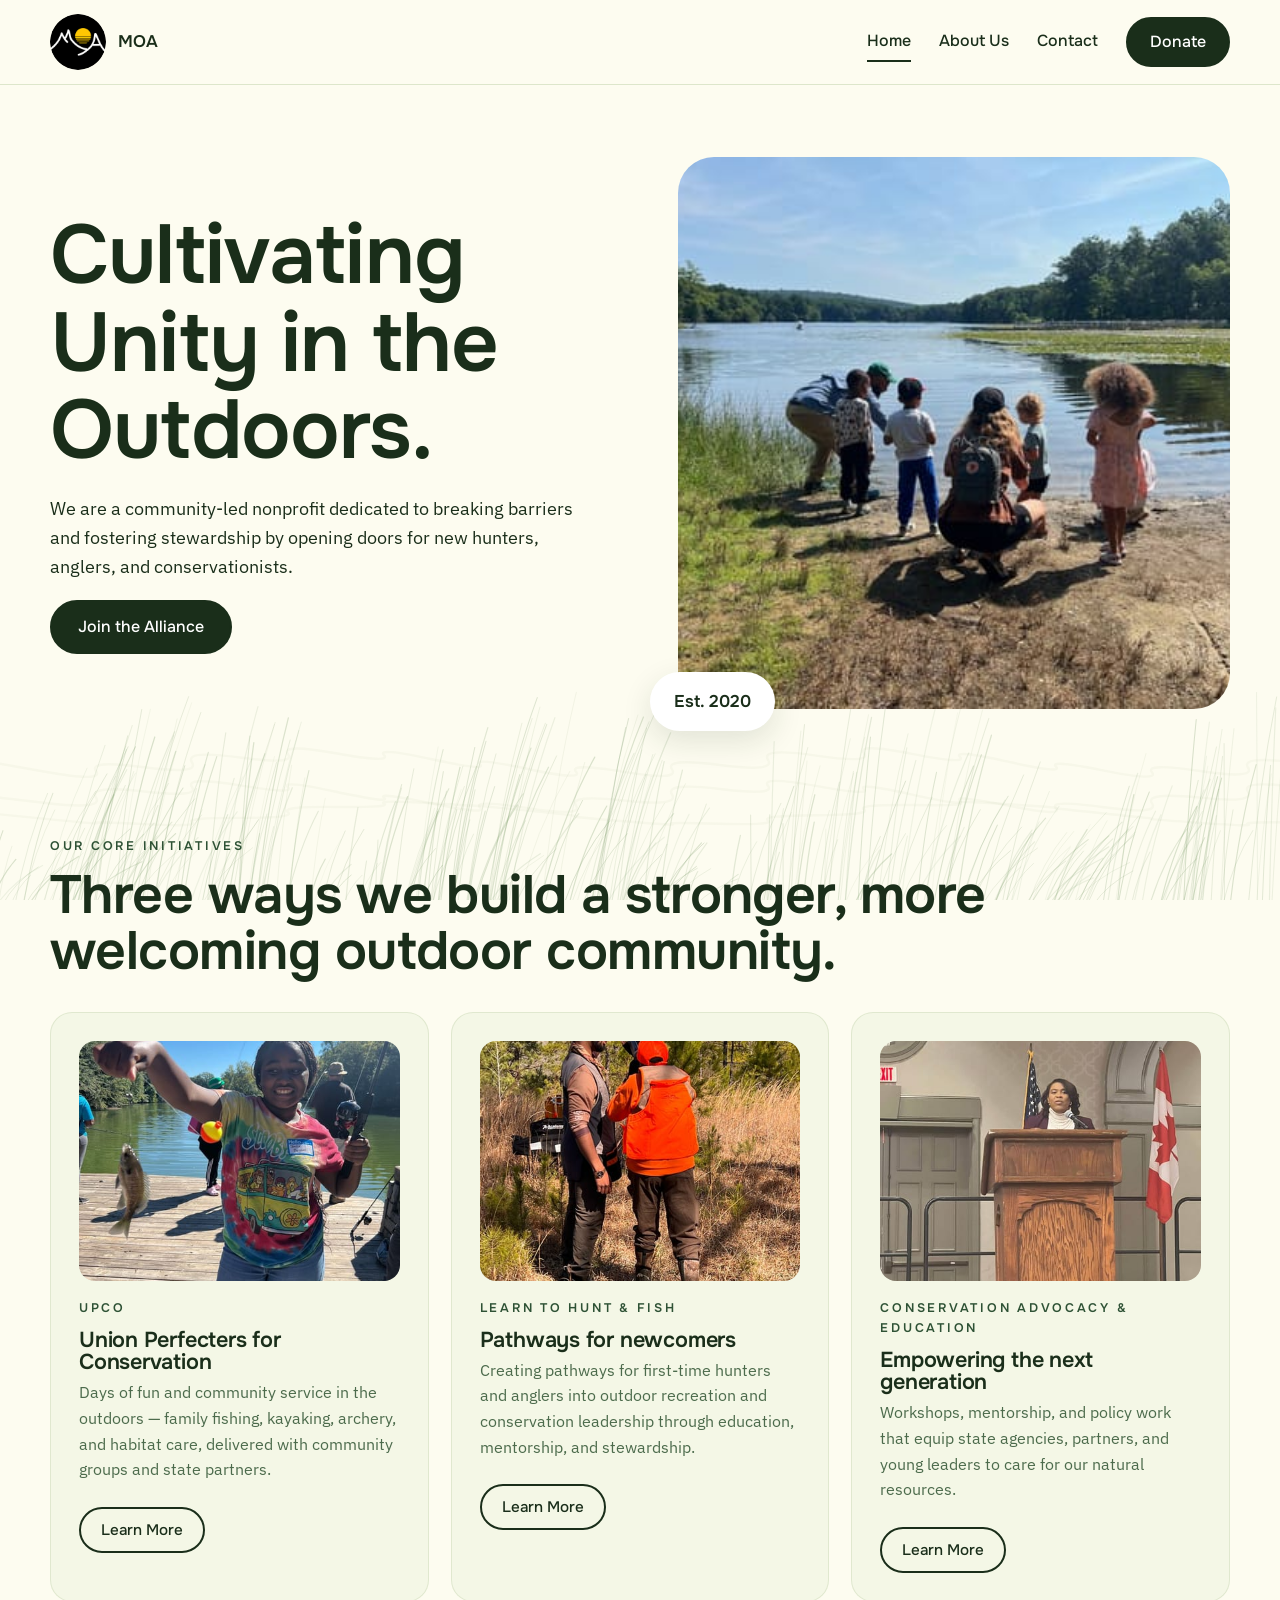
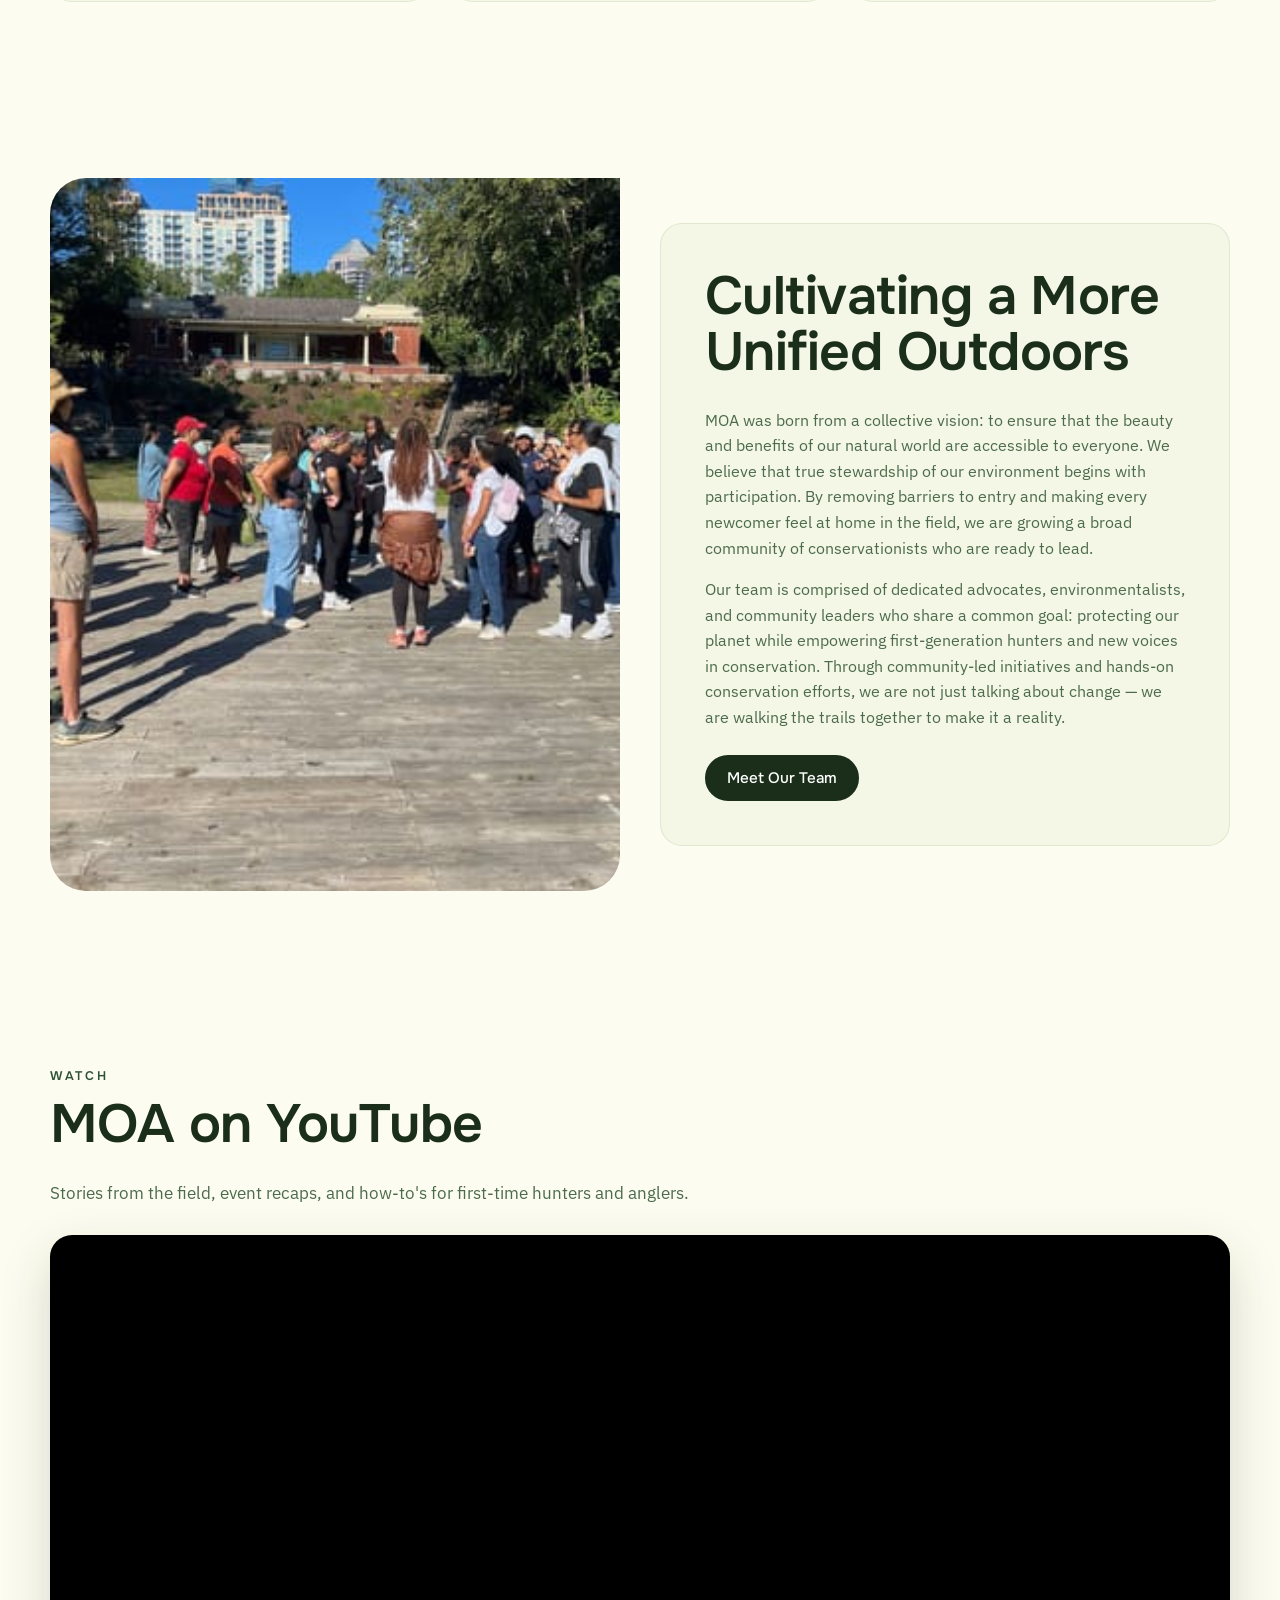
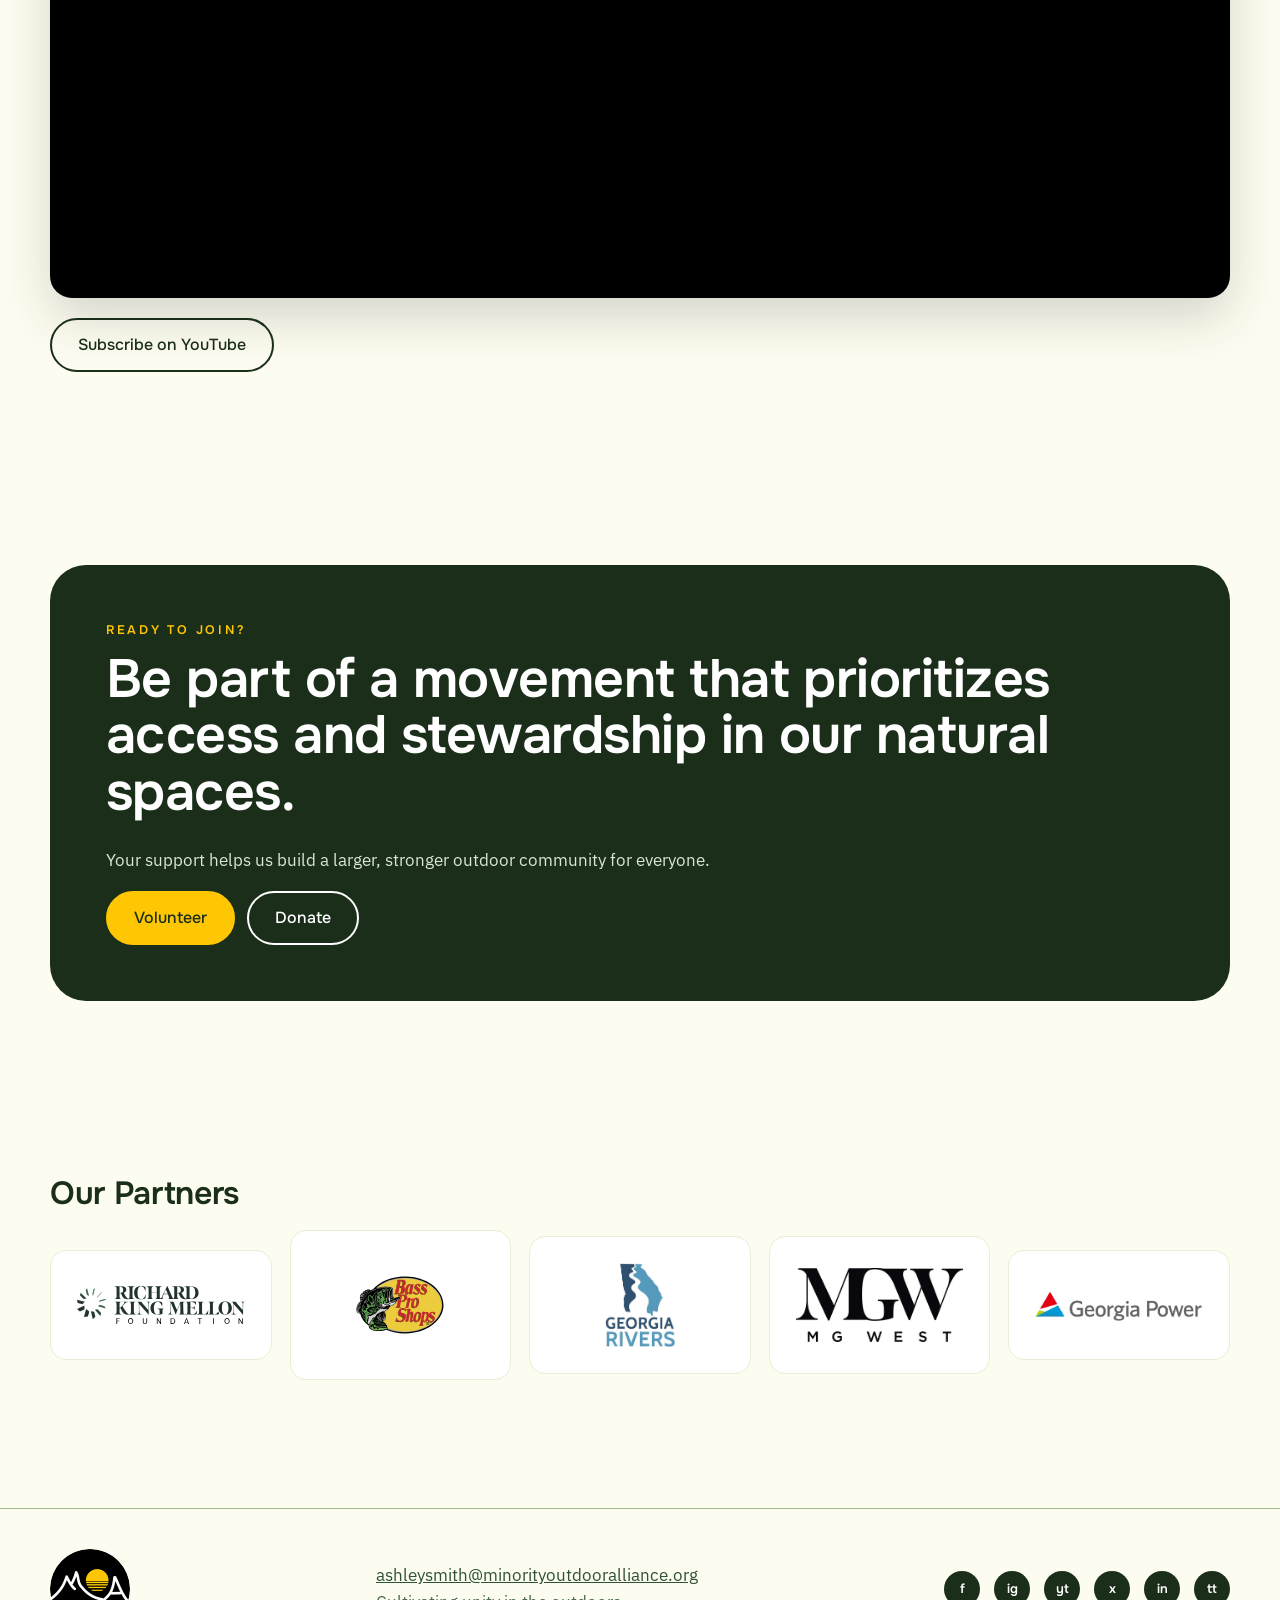
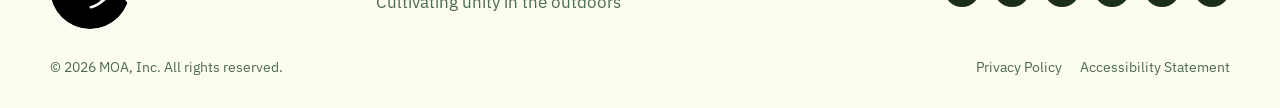
<file: index.html>
<!doctype html>
<html lang="en">
<head>
<meta charset="utf-8">
<meta name="viewport" content="width=device-width,initial-scale=1">
<title>Home | MOA</title>
<meta name="description" content="MOA is a community-led nonprofit cultivating unity in the outdoors through hunting, fishing, and conservation stewardship.">
<link rel="icon" href="/assets/logos/moa-badge-160.png">
<meta property="og:title" content="Home | MOA"><meta property="og:description" content="MOA is a community-led nonprofit cultivating unity in the outdoors through hunting, fishing, and conservation stewardship."><meta property="og:image" content="https://moaoutside.org/assets/img/hero-lake.jpg"><meta property="og:url" content="https://moaoutside.org/">
<link rel="preconnect" href="https://fonts.googleapis.com"><link rel="preconnect" href="https://fonts.gstatic.com" crossorigin>
<link href="https://fonts.googleapis.com/css2?family=Onest:wght@400;500;600;700&family=IBM+Plex+Sans:ital,wght@0,400;0,500;0,600;1,400&display=swap" rel="stylesheet">
<link rel="stylesheet" href="/assets/site.css">
</head>
<body>
<a class="skip" href="#main">Skip to content</a>
<div id="grass" aria-hidden="true"></div>
<header class="site-header"><div class="wrap">
  <a class="brand" href="/"><img src="/assets/logos/moa-badge-160.png" alt="MOA" width="56" height="56"><span>MOA</span></a>
  <button class="menu-btn" aria-label="Menu" aria-expanded="false" aria-controls="site-nav">&#9776;</button>
  <nav class="nav" id="site-nav" aria-label="Main">
    <a href="/" aria-current="page">Home</a>
    <a href="/about-us" >About Us</a>
    <a href="/contact" >Contact</a>
    <a class="btn" href="/donate">Donate</a>
  </nav>
</div></header>
<main id="main">

<section class="hero"><div class="wrap grid">
  <div>
    <h1>Cultivating Unity in the Outdoors.</h1>
    <p>We are a community-led nonprofit dedicated to breaking barriers and fostering stewardship by opening doors for new hunters, anglers, and conservationists.</p>
    <a class="btn" href="/contact">Join the Alliance</a>
  </div>
  <div class="hero-img"><img src="/assets/img/hero-lake-1600w.jpg" srcset="/assets/img/hero-lake-480w.jpg 480w, /assets/img/hero-lake-800w.jpg 800w, /assets/img/hero-lake-1200w.jpg 1200w, /assets/img/hero-lake-1600w.jpg 1600w" sizes="(max-width:820px) calc(100vw - 48px), 560px" width="1600" height="1200" fetchpriority="high" alt="Families fishing together at the edge of a lake"><div class="est">Est. 2020</div></div>
</div></section>

<section><div class="wrap">
  <div class="kicker">Our Core Initiatives</div>
  <h2>Three ways we build a stronger, more welcoming outdoor community.</h2>
  <div class="cards" style="margin-top:32px">
    <div class="card"><img class="thumb" src="/assets/img/upco-fishing-1200w.jpg" srcset="/assets/img/upco-fishing-480w.jpg 480w, /assets/img/upco-fishing-800w.jpg 800w, /assets/img/upco-fishing-1200w.jpg 1200w" sizes="(max-width:900px) calc(100vw - 104px), 330px" width="1200" height="1600" loading="lazy" decoding="async" alt="A young angler holds up her first fish"><div class="kicker">UPCO</div><h3>Union Perfecters for Conservation</h3><p>Days of fun and community service in the outdoors — family fishing, kayaking, archery, and habitat care, delivered with community groups and state partners.</p><a class="btn outline" href="/about-us#upco">Learn More</a></div>
    <div class="card"><img class="thumb" src="/assets/img/learn-to-hunt-1200w.jpg" srcset="/assets/img/learn-to-hunt-480w.jpg 480w, /assets/img/learn-to-hunt-800w.jpg 800w, /assets/img/learn-to-hunt-1200w.jpg 1200w" sizes="(max-width:900px) calc(100vw - 104px), 330px" width="1200" height="1600" loading="lazy" decoding="async" alt="A mentor and a first-time hunter in the field"><div class="kicker">Learn to Hunt &amp; Fish</div><h3>Pathways for newcomers</h3><p>Creating pathways for first-time hunters and anglers into outdoor recreation and conservation leadership through education, mentorship, and stewardship.</p><a class="btn outline" href="/about-us#learn">Learn More</a></div>
    <div class="card"><img class="thumb" src="/assets/img/advocacy-1200w.jpg" srcset="/assets/img/advocacy-480w.jpg 480w, /assets/img/advocacy-800w.jpg 800w, /assets/img/advocacy-1200w.jpg 1200w" sizes="(max-width:900px) calc(100vw - 104px), 330px" width="1200" height="1600" loading="lazy" decoding="async" alt="Ashley Smith speaking at a podium"><div class="kicker">Conservation Advocacy &amp; Education</div><h3>Empowering the next generation</h3><p>Workshops, mentorship, and policy work that equip state agencies, partners, and young leaders to care for our natural resources.</p><a class="btn outline" href="/about-us#advocacy">Learn More</a></div>
  </div>
</div></section>

<section><div class="wrap split">
  <img src="/assets/img/community-dock-1600w.jpg" srcset="/assets/img/community-dock-480w.jpg 480w, /assets/img/community-dock-800w.jpg 800w, /assets/img/community-dock-1200w.jpg 1200w, /assets/img/community-dock-1600w.jpg 1600w" sizes="(max-width:900px) calc(100vw - 48px), 570px" width="1600" height="1200" loading="lazy" decoding="async" alt="A community group gathered on a dock before a day on the water">
  <div class="card">
    <h2>Cultivating a More Unified Outdoors</h2>
    <p>MOA was born from a collective vision: to ensure that the beauty and benefits of our natural world are accessible to everyone. We believe that true stewardship of our environment begins with participation. By removing barriers to entry and making every newcomer feel at home in the field, we are growing a broad community of conservationists who are ready to lead.</p>
    <p>Our team is comprised of dedicated advocates, environmentalists, and community leaders who share a common goal: protecting our planet while empowering first-generation hunters and new voices in conservation. Through community-led initiatives and hands-on conservation efforts, we are not just talking about change — we are walking the trails together to make it a reality.</p>
    <a class="btn" href="/about-us">Meet Our Team</a>
  </div>
</div></section>

<section id="watch"><div class="wrap">
  <div class="kicker">Watch</div>
  <h2>MOA on YouTube</h2>
  <p class="muted" style="max-width:40rem">Stories from the field, event recaps, and how-to's for first-time hunters and anglers.</p>
  <div class="video-wrap" id="yt-embed" style="margin-top:28px"></div>
  <p style="margin-top:20px"><a class="btn outline" data-yt-link href="#" target="_blank" rel="noopener">Subscribe on YouTube</a></p>
</div></section>

<section><div class="wrap dark cta">
  <div class="kicker">Ready to Join?</div>
  <h2>Be part of a movement that prioritizes access and stewardship in our natural spaces.</h2>
  <p>Your support helps us build a larger, stronger outdoor community for everyone.</p>
  <div class="actions"><a class="btn sun" href="/contact">Volunteer</a><a class="btn outline light" href="/donate">Donate</a></div>
</div></section>

<section><div class="wrap">
  <h2 style="font-size:2rem">Our Partners</h2>
  <div class="partners" style="margin-top:20px">
    <div><img src="/assets/logos/partner-rk-mellon.svg" alt="Richard King Mellon Foundation" width="259" height="58" loading="lazy"></div><div><img src="/assets/logos/partner-bass-pro.svg" alt="Bass Pro Shops" width="192" height="192" loading="lazy" style="max-height:96px"></div><div><img src="/assets/logos/partner-georgia-rivers.png" alt="Georgia Rivers" width="649" height="770" loading="lazy" style="max-height:84px"></div><div><img src="/assets/logos/partner-mg-west.png" alt="MG West" width="400" height="200" loading="lazy" style="max-height:84px"></div><div><img src="/assets/logos/partner-georgia-power.png" alt="Georgia Power" width="873" height="169" loading="lazy" style="max-height:60px"></div>
  </div>
</div></section>

</main>
<footer class="site-footer"><div class="wrap">
  <div class="row">
    <img src="/assets/logos/moa-badge-160.png" alt="MOA" width="80" height="80" loading="lazy">
    <div><a href="mailto:ashleysmith@minorityoutdooralliance.org">ashleysmith@minorityoutdooralliance.org</a><br><span class="muted">Cultivating unity in the outdoors</span></div>
    <div class="social">
      <a data-social="facebook" href="#" aria-label="Facebook">f</a><a data-social="instagram" href="#" aria-label="Instagram">ig</a><a data-social="youtube" href="#" aria-label="YouTube">yt</a><a data-social="x" href="#" aria-label="X">x</a><a data-social="linkedin" href="#" aria-label="LinkedIn">in</a><a data-social="tiktok" href="#" aria-label="TikTok">tt</a>
    </div>
  </div>
  <div class="legal"><span>&copy; 2026 MOA, Inc. All rights reserved.</span><span><a href="/privacy-policy">Privacy Policy</a><a href="/accessibility-statement">Accessibility Statement</a></span></div>
</div></footer>
<script src="/assets/site.js"></script>
</body></html>
</file>
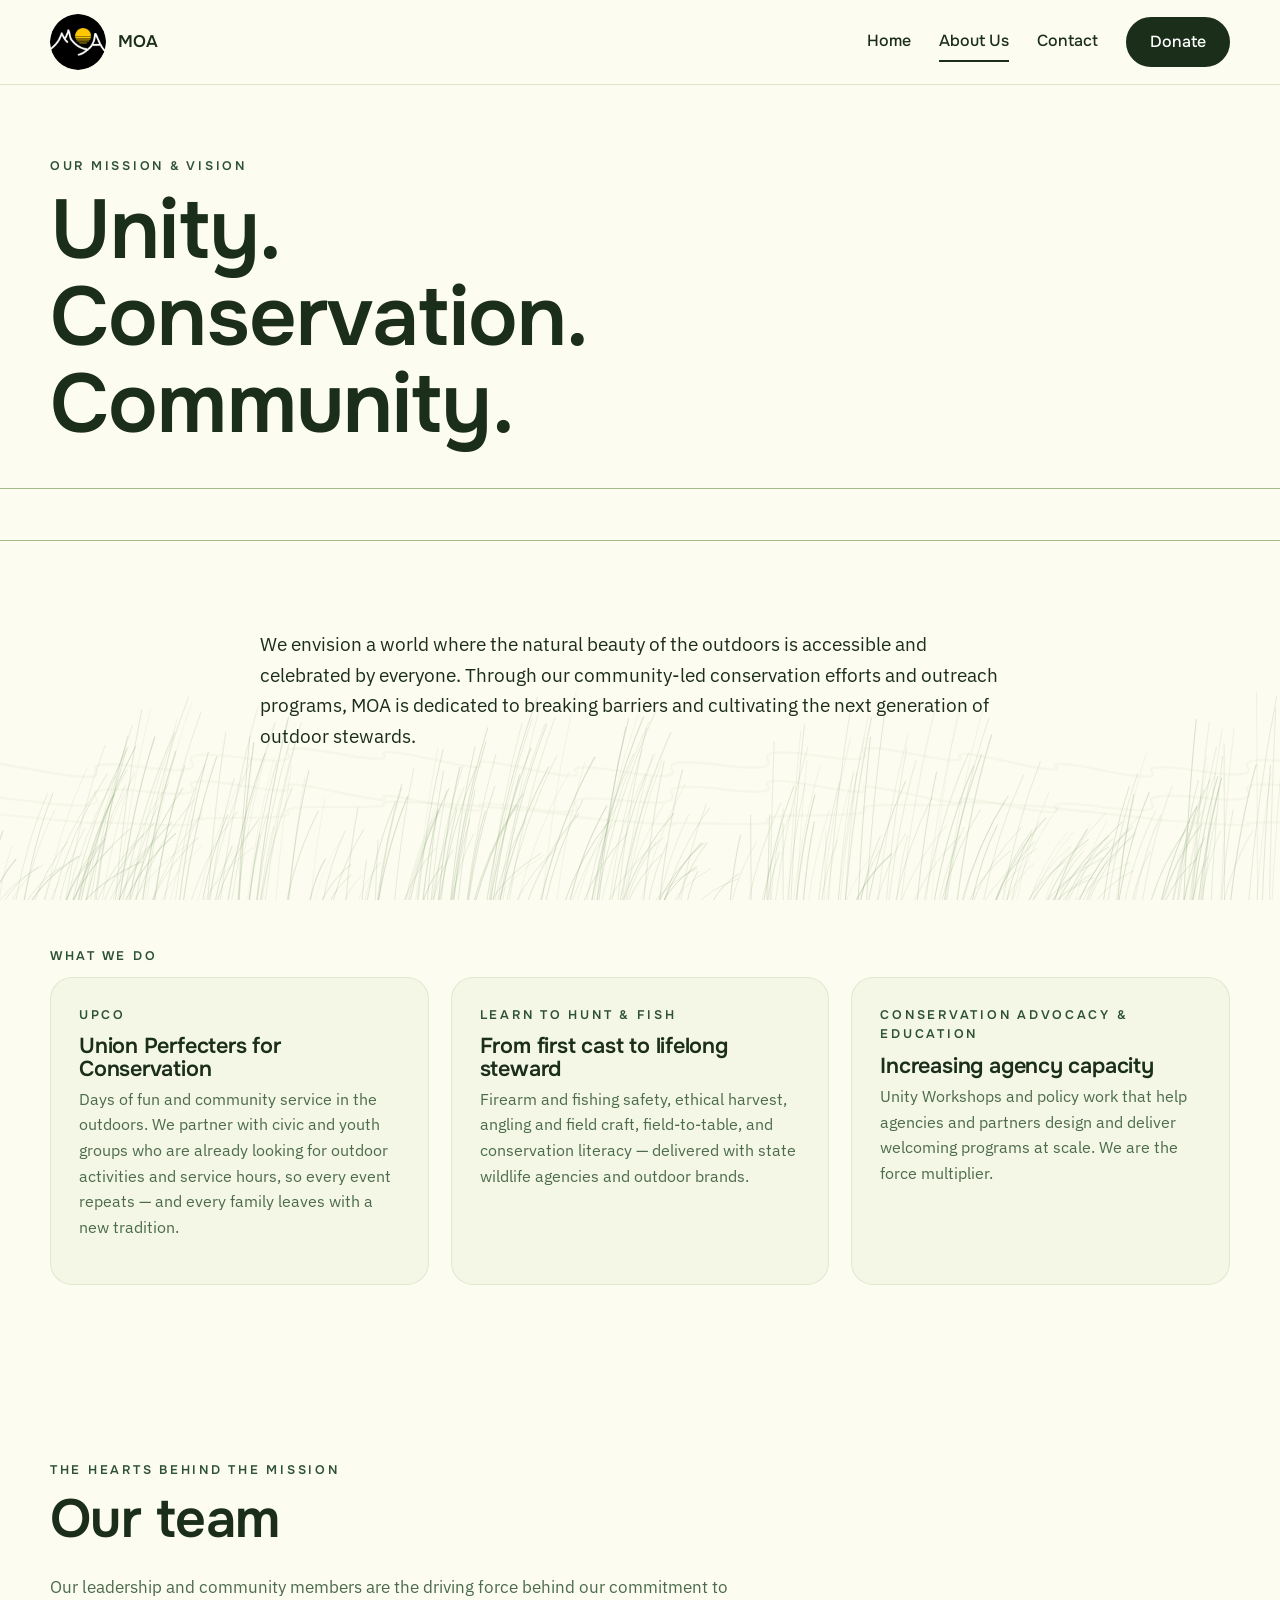
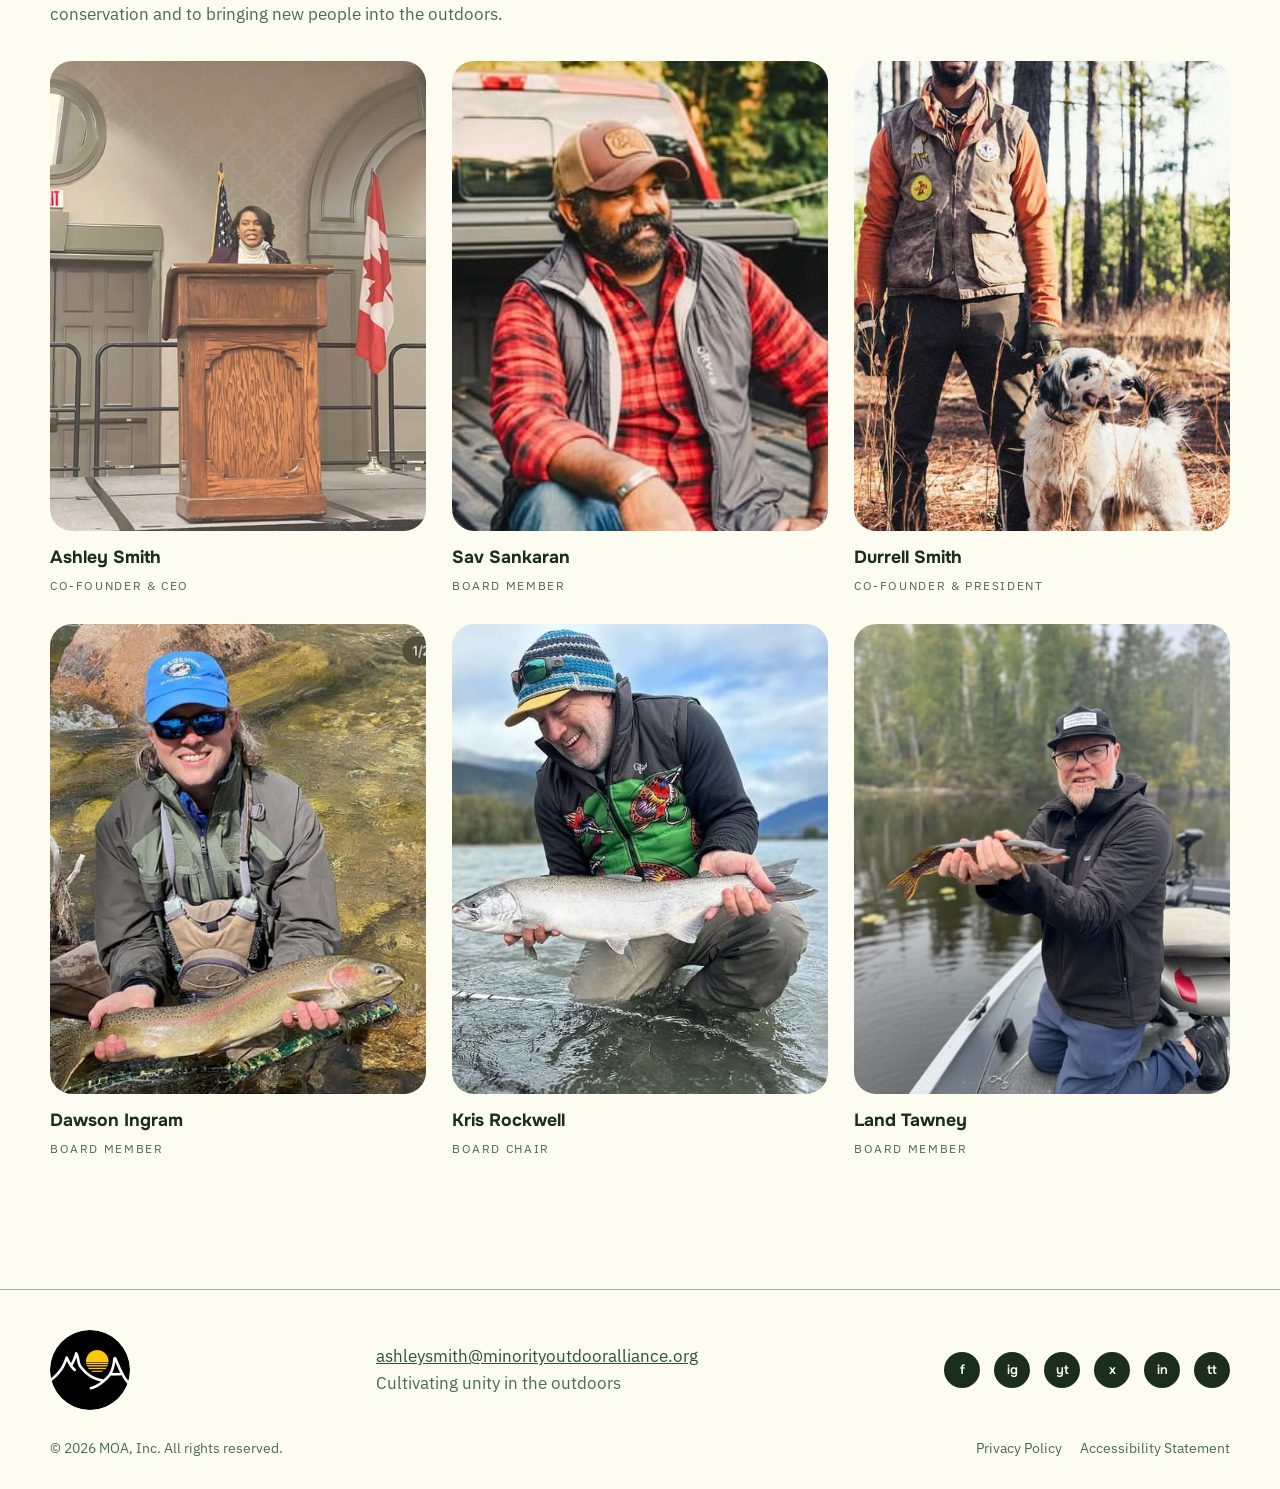
<file: about-us/index.html>
<!doctype html>
<html lang="en">
<head>
<meta charset="utf-8">
<meta name="viewport" content="width=device-width,initial-scale=1">
<title>About Us | MOA</title>
<meta name="description" content="Meet the team behind MOA and learn about UPCO, Learn to Hunt & Fish, and Conservation Advocacy & Education.">
<link rel="icon" href="/assets/logos/moa-badge-160.png">
<meta property="og:title" content="About Us | MOA"><meta property="og:description" content="Meet the team behind MOA and learn about UPCO, Learn to Hunt & Fish, and Conservation Advocacy & Education."><meta property="og:image" content="https://moaoutside.org/assets/img/hero-lake.jpg"><meta property="og:url" content="https://moaoutside.org/about-us">
<link rel="preconnect" href="https://fonts.googleapis.com"><link rel="preconnect" href="https://fonts.gstatic.com" crossorigin>
<link href="https://fonts.googleapis.com/css2?family=Onest:wght@400;500;600;700&family=IBM+Plex+Sans:ital,wght@0,400;0,500;0,600;1,400&display=swap" rel="stylesheet">
<link rel="stylesheet" href="/assets/site.css">
</head>
<body>
<a class="skip" href="#main">Skip to content</a>
<div id="grass" aria-hidden="true"></div>
<header class="site-header"><div class="wrap">
  <a class="brand" href="/"><img src="/assets/logos/moa-badge-160.png" alt="MOA" width="56" height="56"><span>MOA</span></a>
  <button class="menu-btn" aria-label="Menu" aria-expanded="false" aria-controls="site-nav">&#9776;</button>
  <nav class="nav" id="site-nav" aria-label="Main">
    <a href="/" >Home</a>
    <a href="/about-us" aria-current="page">About Us</a>
    <a href="/contact" >Contact</a>
    <a class="btn" href="/donate">Donate</a>
  </nav>
</div></header>
<main id="main">

<section class="hero" style="padding-bottom:20px"><div class="wrap">
  <div class="kicker">Our Mission &amp; Vision</div>
  <h1 style="max-width:14ch">Unity. Conservation. Community.</h1>
</div></section>
<div class="marquee"><span>UNITY &bull; CONSERVATION &bull; COMMUNITY &bull; UNITY &bull; CONSERVATION &bull; COMMUNITY &bull; UNITY &bull; CONSERVATION &bull; COMMUNITY &bull;</span></div>
<section><div class="wrap prose">
  <p style="font-size:1.2rem">We envision a world where the natural beauty of the outdoors is accessible and celebrated by everyone. Through our community-led conservation efforts and outreach programs, MOA is dedicated to breaking barriers and cultivating the next generation of outdoor stewards.</p>
</div></section>

<section><div class="wrap">
  <div class="kicker">What we do</div>
  <div class="cards">
    <div class="card" id="upco"><div class="kicker">UPCO</div><h3>Union Perfecters for Conservation</h3><p>Days of fun and community service in the outdoors. We partner with civic and youth groups who are already looking for outdoor activities and service hours, so every event repeats — and every family leaves with a new tradition.</p></div>
    <div class="card" id="learn"><div class="kicker">Learn to Hunt &amp; Fish</div><h3>From first cast to lifelong steward</h3><p>Firearm and fishing safety, ethical harvest, angling and field craft, field-to-table, and conservation literacy — delivered with state wildlife agencies and outdoor brands.</p></div>
    <div class="card" id="advocacy"><div class="kicker">Conservation Advocacy &amp; Education</div><h3>Increasing agency capacity</h3><p>Unity Workshops and policy work that help agencies and partners design and deliver welcoming programs at scale. We are the force multiplier.</p></div>
  </div>
</div></section>

<section><div class="wrap">
  <div class="kicker">The Hearts Behind the Mission</div>
  <h2>Our team</h2>
  <p class="muted" style="max-width:44rem">Our leadership and community members are the driving force behind our commitment to conservation and to bringing new people into the outdoors.</p>
  <div class="team" style="margin-top:32px">
    <figure><img src="/assets/img/team-ashley-smith-1200w.jpg" srcset="/assets/img/team-ashley-smith-480w.jpg 480w, /assets/img/team-ashley-smith-800w.jpg 800w, /assets/img/team-ashley-smith-1200w.jpg 1200w" sizes="(max-width:560px) calc(100vw - 48px), (max-width:900px) calc(50vw - 37px), 376px" width="1200" height="1600" loading="lazy" decoding="async" alt="Ashley Smith"><figcaption><b>Ashley Smith</b><small>Co-Founder &amp; CEO</small></figcaption></figure>
    <figure><img src="/assets/img/team-sav-sankaran-1170w.jpg" srcset="/assets/img/team-sav-sankaran-480w.jpg 480w, /assets/img/team-sav-sankaran-800w.jpg 800w, /assets/img/team-sav-sankaran-1170w.jpg 1170w" sizes="(max-width:560px) calc(100vw - 48px), (max-width:900px) calc(50vw - 37px), 376px" width="1170" height="799" loading="lazy" decoding="async" alt="Sav Sankaran"><figcaption><b>Sav Sankaran</b><small>Board Member</small></figcaption></figure>
    <figure><img src="/assets/img/team-durrell-smith-849w.jpg" srcset="/assets/img/team-durrell-smith-480w.jpg 480w, /assets/img/team-durrell-smith-800w.jpg 800w, /assets/img/team-durrell-smith-849w.jpg 849w" sizes="(max-width:560px) calc(100vw - 48px), (max-width:900px) calc(50vw - 37px), 376px" width="849" height="1600" loading="lazy" decoding="async" alt="Durrell Smith"><figcaption><b>Durrell Smith</b><small>Co-Founder &amp; President</small></figcaption></figure>
    <figure><img src="/assets/img/team-dawson-ingram-1170w.jpg" srcset="/assets/img/team-dawson-ingram-480w.jpg 480w, /assets/img/team-dawson-ingram-800w.jpg 800w, /assets/img/team-dawson-ingram-1170w.jpg 1170w" sizes="(max-width:560px) calc(100vw - 48px), (max-width:900px) calc(50vw - 37px), 376px" width="1170" height="1260" loading="lazy" decoding="async" alt="Dawson Ingram"><figcaption><b>Dawson Ingram</b><small>Board Member</small></figcaption></figure>
    <figure><img src="/assets/img/team-kris-rockwell-645w.jpg" srcset="/assets/img/team-kris-rockwell-480w.jpg 480w, /assets/img/team-kris-rockwell-645w.jpg 645w" sizes="(max-width:560px) calc(100vw - 48px), (max-width:900px) calc(50vw - 37px), 376px" width="645" height="880" loading="lazy" decoding="async" alt="Kris Rockwell"><figcaption><b>Kris Rockwell</b><small>Board Chair</small></figcaption></figure>
    <figure><img src="/assets/img/team-land-tawney-1200w.jpg" srcset="/assets/img/team-land-tawney-480w.jpg 480w, /assets/img/team-land-tawney-800w.jpg 800w, /assets/img/team-land-tawney-1200w.jpg 1200w" sizes="(max-width:560px) calc(100vw - 48px), (max-width:900px) calc(50vw - 37px), 376px" width="1200" height="1600" loading="lazy" decoding="async" alt="Land Tawney"><figcaption><b>Land Tawney</b><small>Board Member</small></figcaption></figure>
  </div>
</div></section>

</main>
<footer class="site-footer"><div class="wrap">
  <div class="row">
    <img src="/assets/logos/moa-badge-160.png" alt="MOA" width="80" height="80" loading="lazy">
    <div><a href="mailto:ashleysmith@minorityoutdooralliance.org">ashleysmith@minorityoutdooralliance.org</a><br><span class="muted">Cultivating unity in the outdoors</span></div>
    <div class="social">
      <a data-social="facebook" href="#" aria-label="Facebook">f</a><a data-social="instagram" href="#" aria-label="Instagram">ig</a><a data-social="youtube" href="#" aria-label="YouTube">yt</a><a data-social="x" href="#" aria-label="X">x</a><a data-social="linkedin" href="#" aria-label="LinkedIn">in</a><a data-social="tiktok" href="#" aria-label="TikTok">tt</a>
    </div>
  </div>
  <div class="legal"><span>&copy; 2026 MOA, Inc. All rights reserved.</span><span><a href="/privacy-policy">Privacy Policy</a><a href="/accessibility-statement">Accessibility Statement</a></span></div>
</div></footer>
<script src="/assets/site.js"></script>
</body></html>
</file>
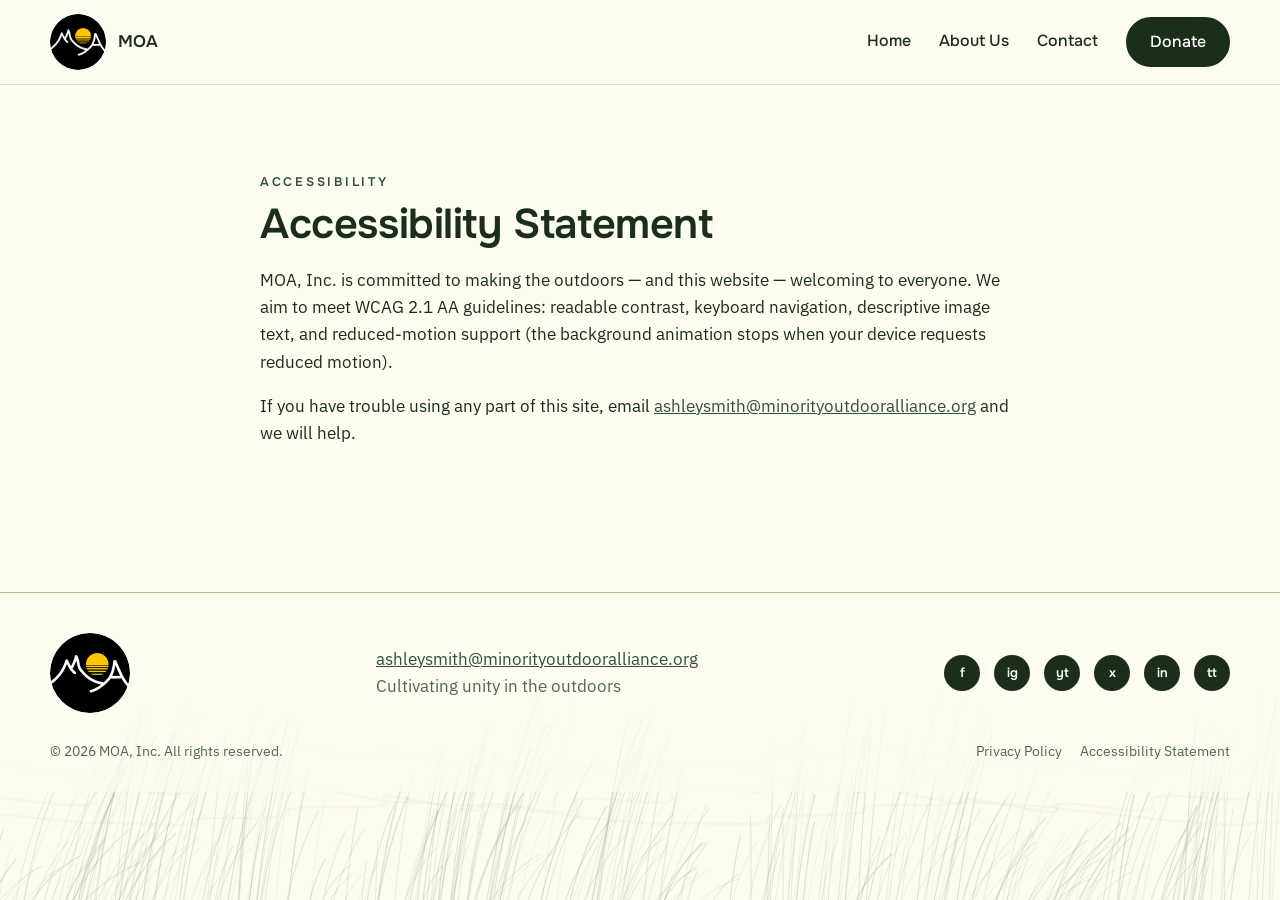
<file: accessibility-statement/index.html>
<!doctype html>
<html lang="en">
<head>
<meta charset="utf-8">
<meta name="viewport" content="width=device-width,initial-scale=1">
<title>Accessibility Statement | MOA</title>
<meta name="description" content="MOA accessibility statement.">
<link rel="icon" href="/assets/logos/moa-badge-160.png">
<meta property="og:title" content="Accessibility Statement | MOA"><meta property="og:description" content="MOA accessibility statement."><meta property="og:image" content="https://moaoutside.org/assets/img/hero-lake.jpg"><meta property="og:url" content="https://moaoutside.org/accessibility-statement">
<link rel="preconnect" href="https://fonts.googleapis.com"><link rel="preconnect" href="https://fonts.gstatic.com" crossorigin>
<link href="https://fonts.googleapis.com/css2?family=Onest:wght@400;500;600;700&family=IBM+Plex+Sans:ital,wght@0,400;0,500;0,600;1,400&display=swap" rel="stylesheet">
<link rel="stylesheet" href="/assets/site.css">
</head>
<body>
<a class="skip" href="#main">Skip to content</a>
<div id="grass" aria-hidden="true"></div>
<header class="site-header"><div class="wrap">
  <a class="brand" href="/"><img src="/assets/logos/moa-badge-160.png" alt="MOA" width="56" height="56"><span>MOA</span></a>
  <button class="menu-btn" aria-label="Menu" aria-expanded="false" aria-controls="site-nav">&#9776;</button>
  <nav class="nav" id="site-nav" aria-label="Main">
    <a href="/" >Home</a>
    <a href="/about-us" >About Us</a>
    <a href="/contact" >Contact</a>
    <a class="btn" href="/donate">Donate</a>
  </nav>
</div></header>
<main id="main">
<section><div class="wrap prose"><div class="kicker">Accessibility</div><h1 style="font-size:2.6rem">Accessibility Statement</h1><p>MOA, Inc. is committed to making the outdoors — and this website — welcoming to everyone. We aim to meet WCAG 2.1 AA guidelines: readable contrast, keyboard navigation, descriptive image text, and reduced-motion support (the background animation stops when your device requests reduced motion).</p><p>If you have trouble using any part of this site, email <a href="mailto:ashleysmith@minorityoutdooralliance.org">ashleysmith@minorityoutdooralliance.org</a> and we will help.</p></div></section>
</main>
<footer class="site-footer"><div class="wrap">
  <div class="row">
    <img src="/assets/logos/moa-badge-160.png" alt="MOA" width="80" height="80" loading="lazy">
    <div><a href="mailto:ashleysmith@minorityoutdooralliance.org">ashleysmith@minorityoutdooralliance.org</a><br><span class="muted">Cultivating unity in the outdoors</span></div>
    <div class="social">
      <a data-social="facebook" href="#" aria-label="Facebook">f</a><a data-social="instagram" href="#" aria-label="Instagram">ig</a><a data-social="youtube" href="#" aria-label="YouTube">yt</a><a data-social="x" href="#" aria-label="X">x</a><a data-social="linkedin" href="#" aria-label="LinkedIn">in</a><a data-social="tiktok" href="#" aria-label="TikTok">tt</a>
    </div>
  </div>
  <div class="legal"><span>&copy; 2026 MOA, Inc. All rights reserved.</span><span><a href="/privacy-policy">Privacy Policy</a><a href="/accessibility-statement">Accessibility Statement</a></span></div>
</div></footer>
<script src="/assets/site.js"></script>
</body></html>
</file>
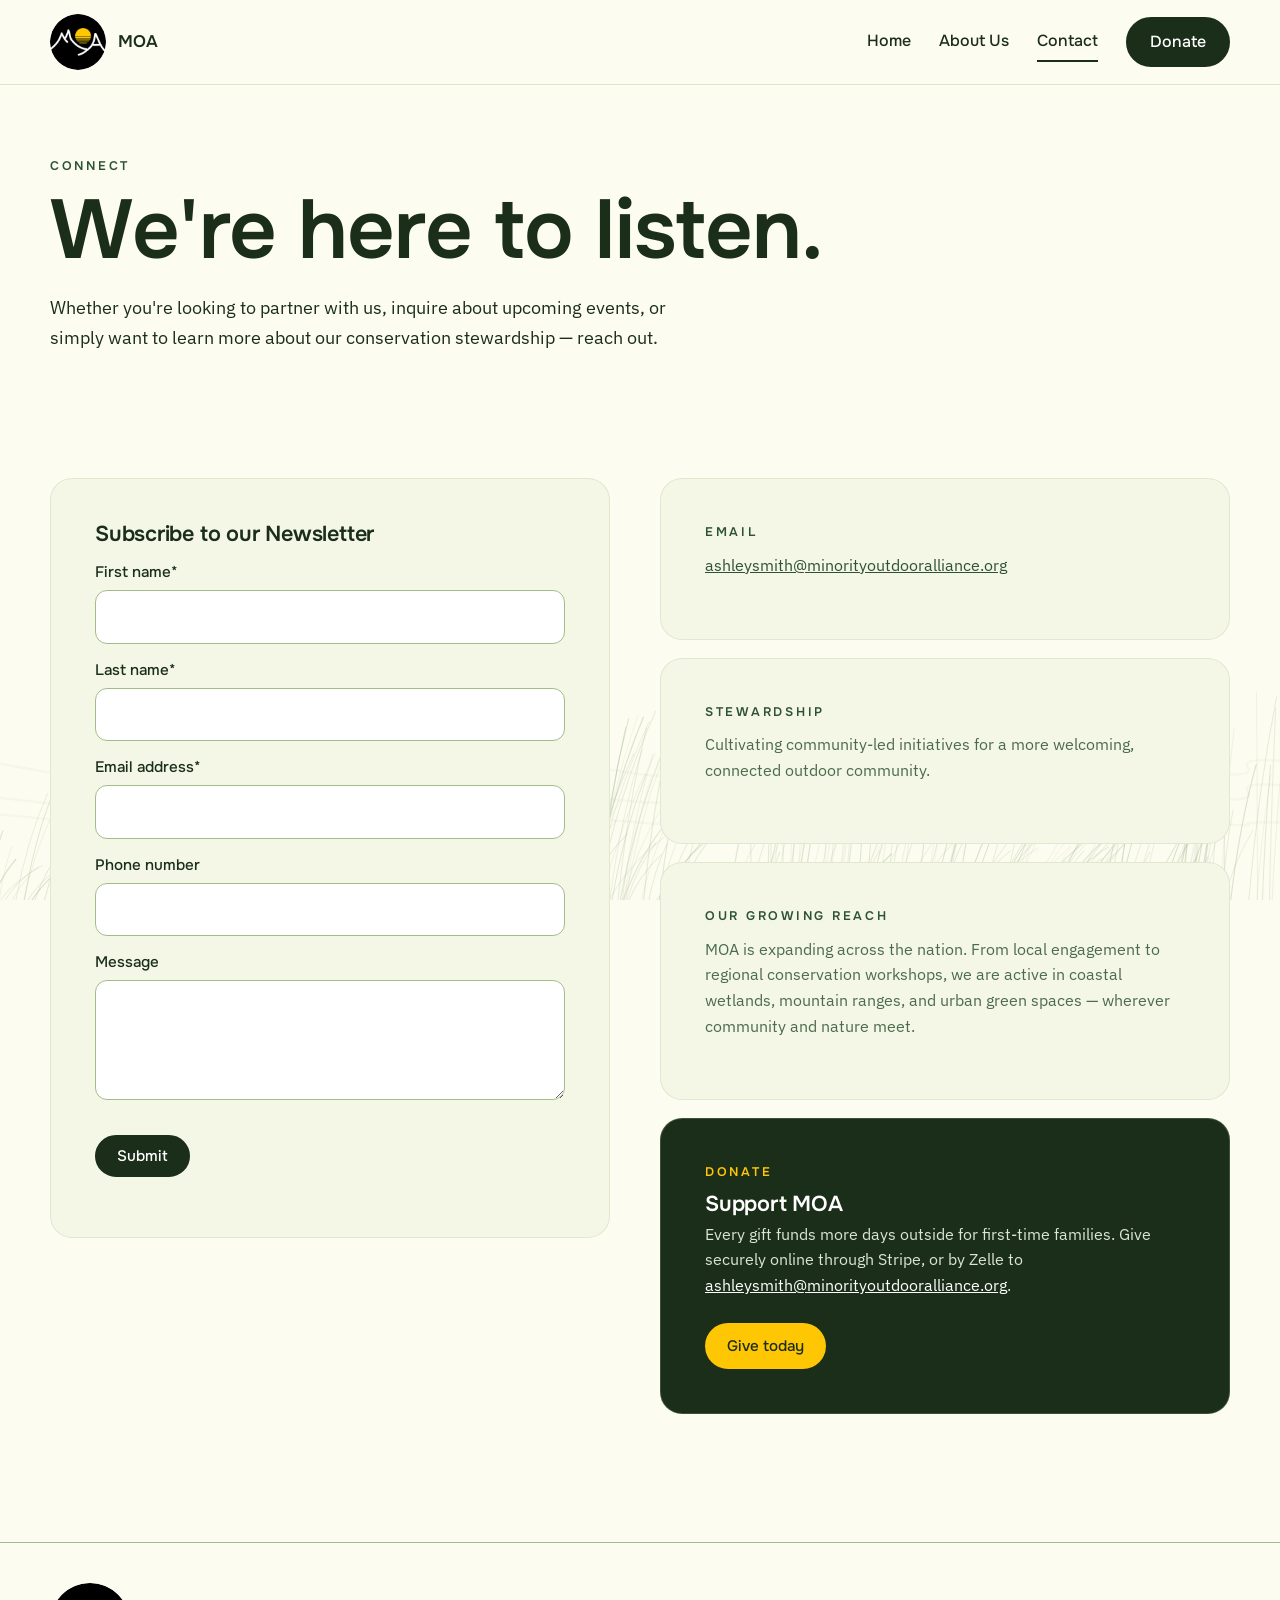
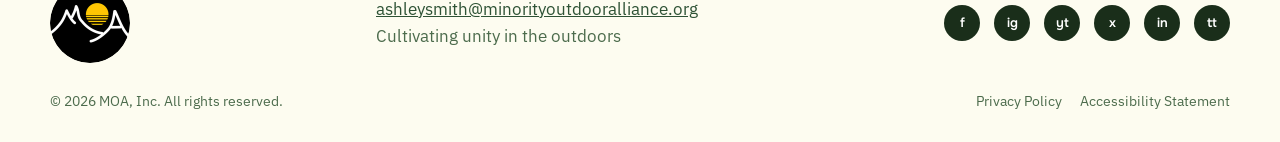
<file: contact/index.html>
<!doctype html>
<html lang="en">
<head>
<meta charset="utf-8">
<meta name="viewport" content="width=device-width,initial-scale=1">
<title>Contact | MOA</title>
<meta name="description" content="Partner with MOA, ask about upcoming events, or subscribe to the newsletter.">
<link rel="icon" href="/assets/logos/moa-badge-160.png">
<meta property="og:title" content="Contact | MOA"><meta property="og:description" content="Partner with MOA, ask about upcoming events, or subscribe to the newsletter."><meta property="og:image" content="https://moaoutside.org/assets/img/hero-lake.jpg"><meta property="og:url" content="https://moaoutside.org/contact">
<link rel="preconnect" href="https://fonts.googleapis.com"><link rel="preconnect" href="https://fonts.gstatic.com" crossorigin>
<link href="https://fonts.googleapis.com/css2?family=Onest:wght@400;500;600;700&family=IBM+Plex+Sans:ital,wght@0,400;0,500;0,600;1,400&display=swap" rel="stylesheet">
<link rel="stylesheet" href="/assets/site.css">
</head>
<body>
<a class="skip" href="#main">Skip to content</a>
<div id="grass" aria-hidden="true"></div>
<header class="site-header"><div class="wrap">
  <a class="brand" href="/"><img src="/assets/logos/moa-badge-160.png" alt="MOA" width="56" height="56"><span>MOA</span></a>
  <button class="menu-btn" aria-label="Menu" aria-expanded="false" aria-controls="site-nav">&#9776;</button>
  <nav class="nav" id="site-nav" aria-label="Main">
    <a href="/" >Home</a>
    <a href="/about-us" >About Us</a>
    <a href="/contact" aria-current="page">Contact</a>
    <a class="btn" href="/donate">Donate</a>
  </nav>
</div></header>
<main id="main">

<section class="hero" style="padding-bottom:20px"><div class="wrap">
  <div class="kicker">Connect</div>
  <h1 style="max-width:16ch">We're here to listen.</h1>
  <p style="max-width:40rem;font-size:1.15rem">Whether you're looking to partner with us, inquire about upcoming events, or simply want to learn more about our conservation stewardship — reach out.</p>
</div></section>
<section><div class="wrap split" style="align-items:start">
  <form class="card" name="newsletter" method="POST" data-netlify="true" netlify-honeypot="bot-field">
    <input type="hidden" name="form-name" value="newsletter"><p hidden><label>Don't fill this out: <input name="bot-field"></label></p>
    <h3>Subscribe to our Newsletter</h3>
    <label for="fn">First name*</label><input id="fn" name="first_name" required>
    <label for="ln">Last name*</label><input id="ln" name="last_name" required>
    <label for="em">Email address*</label><input id="em" name="email" type="email" required>
    <label for="ph">Phone number</label><input id="ph" name="phone" type="tel">
    <label for="msg">Message</label><textarea id="msg" name="message"></textarea>
    <p style="margin-top:18px"><button class="btn" type="submit">Submit</button></p>
  </form>
  <div>
    <div class="card"><div class="kicker">Email</div><p><a href="mailto:ashleysmith@minorityoutdooralliance.org">ashleysmith@minorityoutdooralliance.org</a></p></div>
    <div class="card" style="margin-top:18px"><div class="kicker">Stewardship</div><p>Cultivating community-led initiatives for a more welcoming, connected outdoor community.</p></div>
    <div class="card" style="margin-top:18px"><div class="kicker">Our Growing Reach</div><p>MOA is expanding across the nation. From local engagement to regional conservation workshops, we are active in coastal wetlands, mountain ranges, and urban green spaces — wherever community and nature meet.</p></div>
    <div class="card dark" id="donate" style="margin-top:18px;border-radius:var(--radius)"><div class="kicker">Donate</div><h3>Support MOA</h3><p>Every gift funds more days outside for first-time families. Give securely online through Stripe, or by Zelle to <a style="color:#fff" href="mailto:ashleysmith@minorityoutdooralliance.org">ashleysmith@minorityoutdooralliance.org</a>.</p><a class="btn sun" href="/donate">Give today</a></div>
  </div>
</div></section>

</main>
<footer class="site-footer"><div class="wrap">
  <div class="row">
    <img src="/assets/logos/moa-badge-160.png" alt="MOA" width="80" height="80" loading="lazy">
    <div><a href="mailto:ashleysmith@minorityoutdooralliance.org">ashleysmith@minorityoutdooralliance.org</a><br><span class="muted">Cultivating unity in the outdoors</span></div>
    <div class="social">
      <a data-social="facebook" href="#" aria-label="Facebook">f</a><a data-social="instagram" href="#" aria-label="Instagram">ig</a><a data-social="youtube" href="#" aria-label="YouTube">yt</a><a data-social="x" href="#" aria-label="X">x</a><a data-social="linkedin" href="#" aria-label="LinkedIn">in</a><a data-social="tiktok" href="#" aria-label="TikTok">tt</a>
    </div>
  </div>
  <div class="legal"><span>&copy; 2026 MOA, Inc. All rights reserved.</span><span><a href="/privacy-policy">Privacy Policy</a><a href="/accessibility-statement">Accessibility Statement</a></span></div>
</div></footer>
<script src="/assets/site.js"></script>
</body></html>
</file>
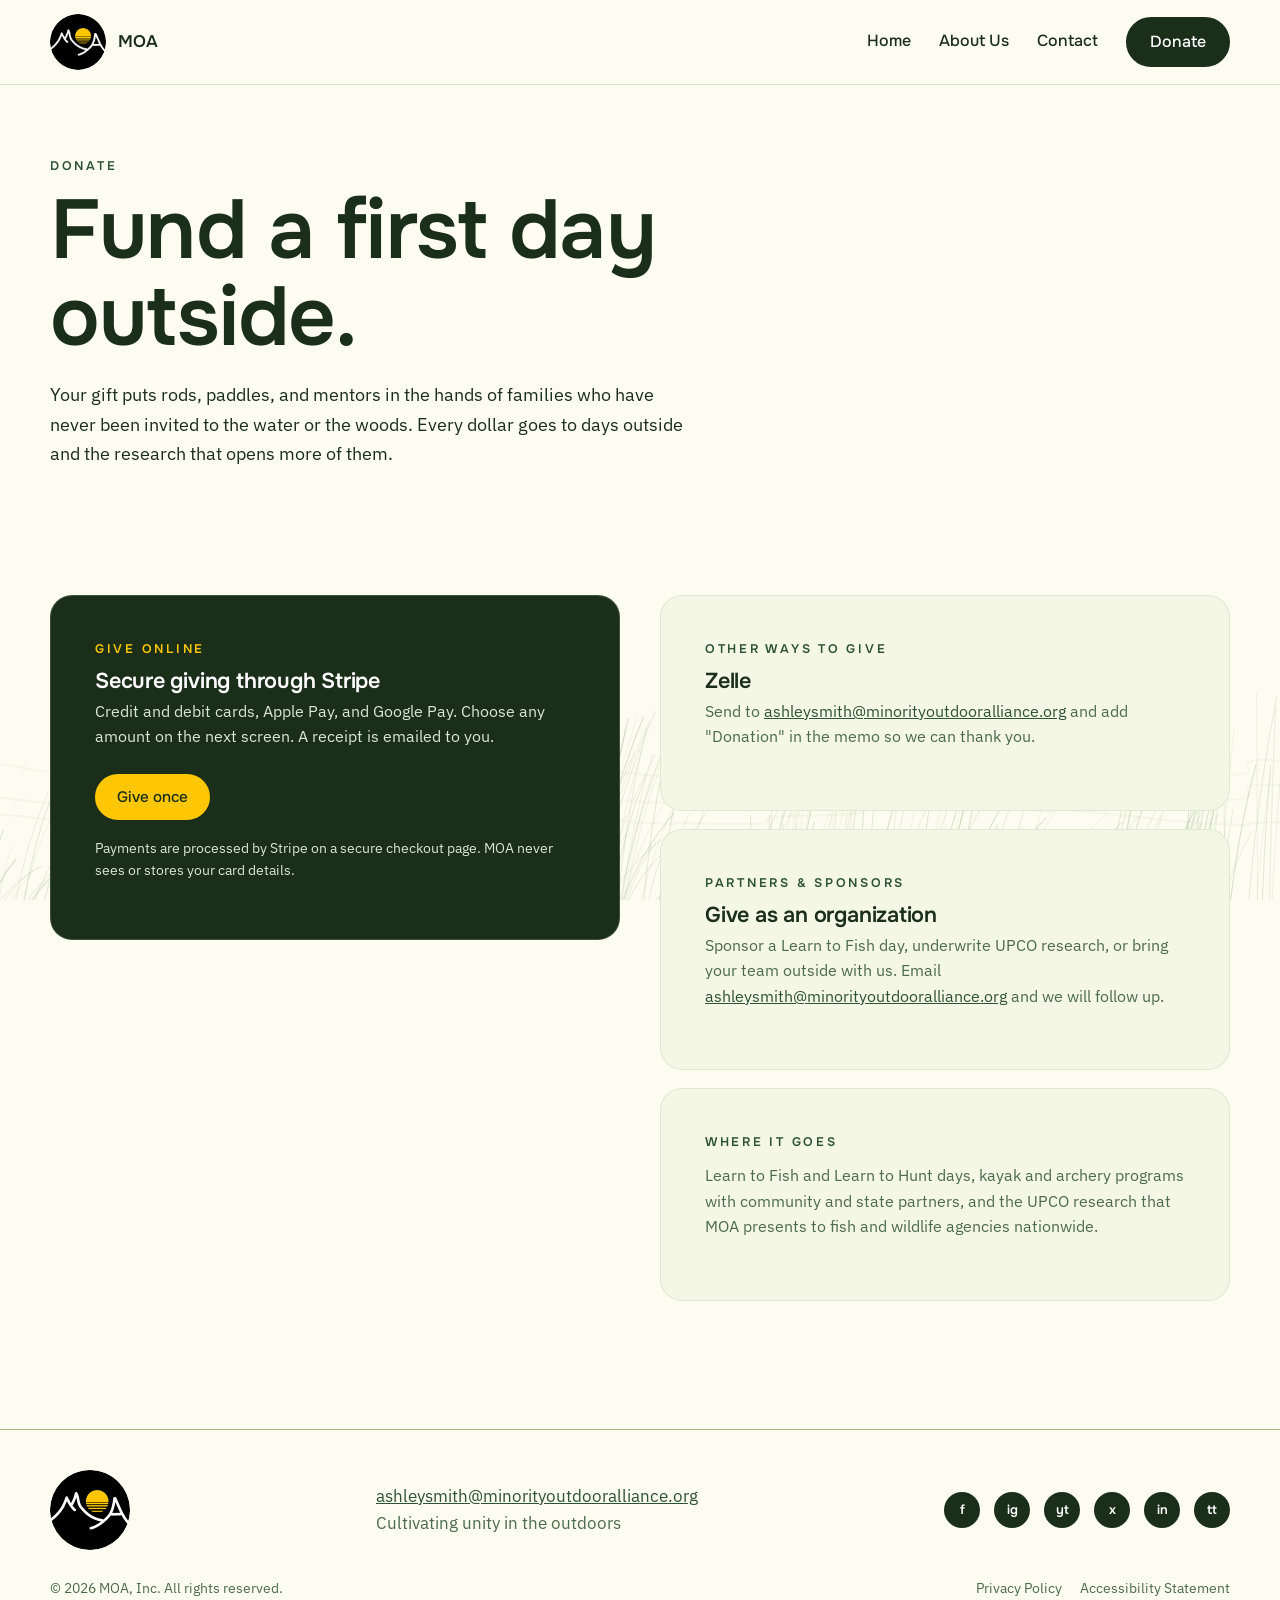
<file: donate/index.html>
<!doctype html>
<html lang="en">
<head>
<meta charset="utf-8">
<meta name="viewport" content="width=device-width,initial-scale=1">
<title>Donate | MOA</title>
<meta name="description" content="Support MOA. Every gift funds more days outside for first-time hunters, anglers, and families.">
<link rel="icon" href="/assets/logos/moa-badge-160.png">
<meta property="og:title" content="Donate | MOA"><meta property="og:description" content="Support MOA. Every gift funds more days outside for first-time hunters, anglers, and families."><meta property="og:image" content="https://moaoutside.org/assets/img/hero-lake.jpg"><meta property="og:url" content="https://moaoutside.org/donate">
<link rel="preconnect" href="https://fonts.googleapis.com"><link rel="preconnect" href="https://fonts.gstatic.com" crossorigin>
<link href="https://fonts.googleapis.com/css2?family=Onest:wght@400;500;600;700&family=IBM+Plex+Sans:ital,wght@0,400;0,500;0,600;1,400&display=swap" rel="stylesheet">
<link rel="stylesheet" href="/assets/site.css">
</head>
<body>
<a class="skip" href="#main">Skip to content</a>
<div id="grass" aria-hidden="true"></div>
<header class="site-header"><div class="wrap">
  <a class="brand" href="/"><img src="/assets/logos/moa-badge-160.png" alt="MOA" width="56" height="56"><span>MOA</span></a>
  <button class="menu-btn" aria-label="Menu" aria-expanded="false" aria-controls="site-nav">&#9776;</button>
  <nav class="nav" id="site-nav" aria-label="Main">
    <a href="/" >Home</a>
    <a href="/about-us" >About Us</a>
    <a href="/contact" >Contact</a>
    <a class="btn" href="/donate" aria-current="page">Donate</a>
  </nav>
</div></header>
<main id="main">

<section class="hero" style="padding-bottom:20px"><div class="wrap">
  <div class="kicker">Donate</div>
  <h1 style="max-width:16ch">Fund a first day outside.</h1>
  <p style="max-width:40rem;font-size:1.15rem">Your gift puts rods, paddles, and mentors in the hands of families who have never been invited to the water or the woods. Every dollar goes to days outside and the research that opens more of them.</p>
</div></section>

<section><div class="wrap split" style="align-items:start">
  <div class="card dark" id="give" style="border-radius:var(--radius)">
    <div class="kicker">Give online</div>
    <h3>Secure giving through Stripe</h3>
    <p style="color:#dbe6d3">Credit and debit cards, Apple Pay, and Google Pay. Choose any amount on the next screen. A receipt is emailed to you.</p>
    <div class="actions" data-donate-actions>
      <a class="btn sun" data-donate="oneTime" href="#other-ways">Give once</a>
      <a class="btn outline light" data-donate="monthly" href="#other-ways">Give monthly</a>
    </div>
    <p class="muted-dark" data-donate-pending hidden style="color:#dbe6d3;font-size:.95rem;margin-top:14px">Online giving is being set up. Until it is live, use one of the other ways to give below.</p>
    <p style="color:#dbe6d3;font-size:.85rem;margin-top:18px">Payments are processed by Stripe on a secure checkout page. MOA never sees or stores your card details.</p>
  </div>
  <div>
    <div class="card" id="other-ways"><div class="kicker">Other ways to give</div><h3>Zelle</h3><p>Send to <a href="mailto:ashleysmith@minorityoutdooralliance.org">ashleysmith@minorityoutdooralliance.org</a> and add "Donation" in the memo so we can thank you.</p></div>
    <div class="card" style="margin-top:18px"><div class="kicker">Partners &amp; sponsors</div><h3>Give as an organization</h3><p>Sponsor a Learn to Fish day, underwrite UPCO research, or bring your team outside with us. Email <a href="mailto:ashleysmith@minorityoutdooralliance.org?subject=Partnering%20with%20MOA">ashleysmith@minorityoutdooralliance.org</a> and we will follow up.</p></div>
    <div class="card" style="margin-top:18px"><div class="kicker">Where it goes</div><p>Learn to Fish and Learn to Hunt days, kayak and archery programs with community and state partners, and the UPCO research that MOA presents to fish and wildlife agencies nationwide.</p></div>
  </div>
</div></section>

</main>
<footer class="site-footer"><div class="wrap">
  <div class="row">
    <img src="/assets/logos/moa-badge-160.png" alt="MOA" width="80" height="80" loading="lazy">
    <div><a href="mailto:ashleysmith@minorityoutdooralliance.org">ashleysmith@minorityoutdooralliance.org</a><br><span class="muted">Cultivating unity in the outdoors</span></div>
    <div class="social">
      <a data-social="facebook" href="#" aria-label="Facebook">f</a><a data-social="instagram" href="#" aria-label="Instagram">ig</a><a data-social="youtube" href="#" aria-label="YouTube">yt</a><a data-social="x" href="#" aria-label="X">x</a><a data-social="linkedin" href="#" aria-label="LinkedIn">in</a><a data-social="tiktok" href="#" aria-label="TikTok">tt</a>
    </div>
  </div>
  <div class="legal"><span>&copy; 2026 MOA, Inc. All rights reserved.</span><span><a href="/privacy-policy">Privacy Policy</a><a href="/accessibility-statement">Accessibility Statement</a></span></div>
</div></footer>
<script src="/assets/site.js"></script>
</body></html>
</file>
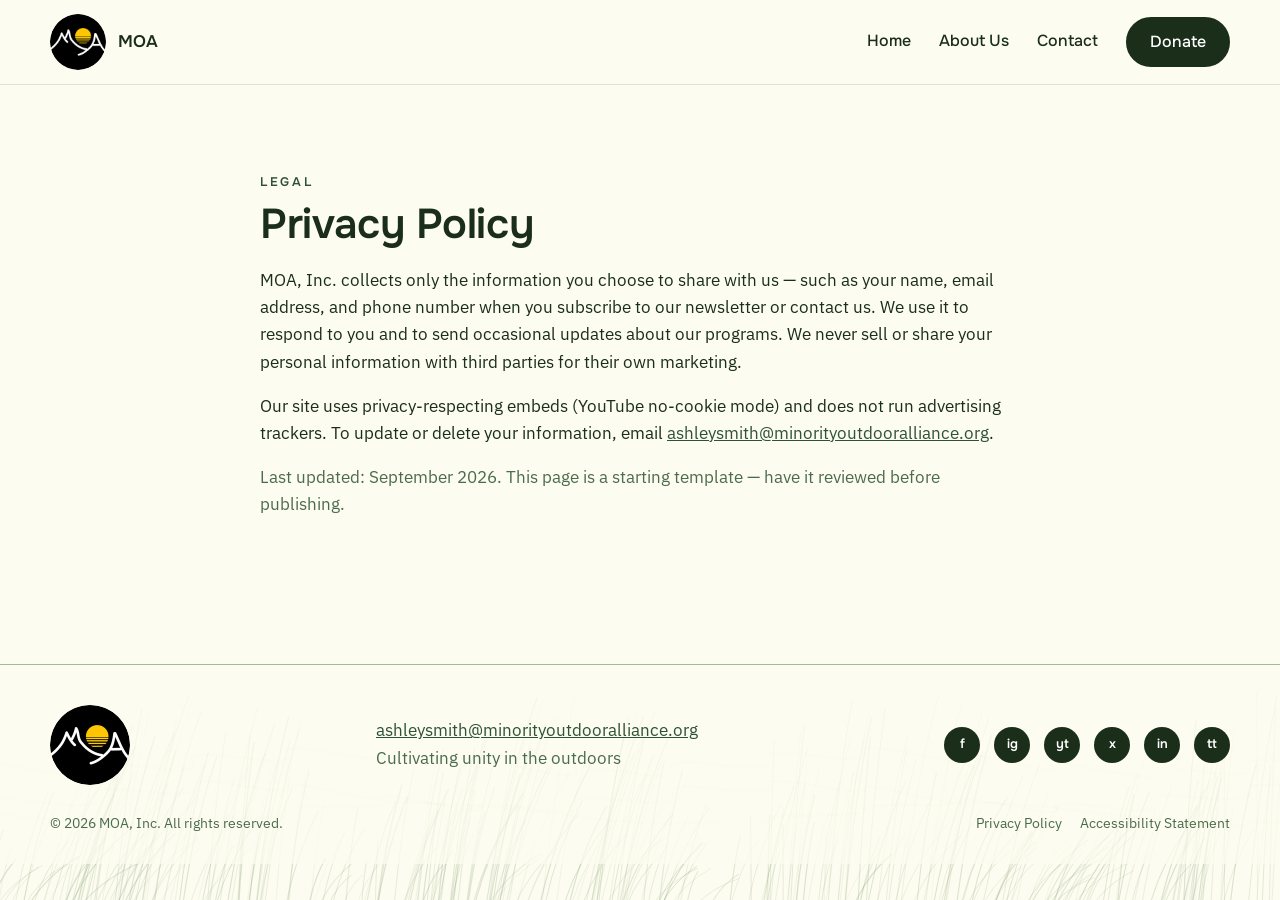
<file: privacy-policy/index.html>
<!doctype html>
<html lang="en">
<head>
<meta charset="utf-8">
<meta name="viewport" content="width=device-width,initial-scale=1">
<title>Privacy Policy | MOA</title>
<meta name="description" content="MOA privacy policy.">
<link rel="icon" href="/assets/logos/moa-badge-160.png">
<meta property="og:title" content="Privacy Policy | MOA"><meta property="og:description" content="MOA privacy policy."><meta property="og:image" content="https://moaoutside.org/assets/img/hero-lake.jpg"><meta property="og:url" content="https://moaoutside.org/privacy-policy">
<link rel="preconnect" href="https://fonts.googleapis.com"><link rel="preconnect" href="https://fonts.gstatic.com" crossorigin>
<link href="https://fonts.googleapis.com/css2?family=Onest:wght@400;500;600;700&family=IBM+Plex+Sans:ital,wght@0,400;0,500;0,600;1,400&display=swap" rel="stylesheet">
<link rel="stylesheet" href="/assets/site.css">
</head>
<body>
<a class="skip" href="#main">Skip to content</a>
<div id="grass" aria-hidden="true"></div>
<header class="site-header"><div class="wrap">
  <a class="brand" href="/"><img src="/assets/logos/moa-badge-160.png" alt="MOA" width="56" height="56"><span>MOA</span></a>
  <button class="menu-btn" aria-label="Menu" aria-expanded="false" aria-controls="site-nav">&#9776;</button>
  <nav class="nav" id="site-nav" aria-label="Main">
    <a href="/" >Home</a>
    <a href="/about-us" >About Us</a>
    <a href="/contact" >Contact</a>
    <a class="btn" href="/donate">Donate</a>
  </nav>
</div></header>
<main id="main">
<section><div class="wrap prose"><div class="kicker">Legal</div><h1 style="font-size:2.6rem">Privacy Policy</h1><p>MOA, Inc. collects only the information you choose to share with us — such as your name, email address, and phone number when you subscribe to our newsletter or contact us. We use it to respond to you and to send occasional updates about our programs. We never sell or share your personal information with third parties for their own marketing.</p><p>Our site uses privacy-respecting embeds (YouTube no-cookie mode) and does not run advertising trackers. To update or delete your information, email <a href="mailto:ashleysmith@minorityoutdooralliance.org">ashleysmith@minorityoutdooralliance.org</a>.</p><p class="muted">Last updated: September 2026. This page is a starting template — have it reviewed before publishing.</p></div></section>
</main>
<footer class="site-footer"><div class="wrap">
  <div class="row">
    <img src="/assets/logos/moa-badge-160.png" alt="MOA" width="80" height="80" loading="lazy">
    <div><a href="mailto:ashleysmith@minorityoutdooralliance.org">ashleysmith@minorityoutdooralliance.org</a><br><span class="muted">Cultivating unity in the outdoors</span></div>
    <div class="social">
      <a data-social="facebook" href="#" aria-label="Facebook">f</a><a data-social="instagram" href="#" aria-label="Instagram">ig</a><a data-social="youtube" href="#" aria-label="YouTube">yt</a><a data-social="x" href="#" aria-label="X">x</a><a data-social="linkedin" href="#" aria-label="LinkedIn">in</a><a data-social="tiktok" href="#" aria-label="TikTok">tt</a>
    </div>
  </div>
  <div class="legal"><span>&copy; 2026 MOA, Inc. All rights reserved.</span><span><a href="/privacy-policy">Privacy Policy</a><a href="/accessibility-statement">Accessibility Statement</a></span></div>
</div></footer>
<script src="/assets/site.js"></script>
</body></html>
</file>
<file: assets/site.css>
/* MOA — moaoutside.org
   Palette + type lifted from the Wix site and the 2026 print materials. */
:root{
  --cream:#fdfcf0; --card:#f4f7e6; --sage:#e8eed3; --line:#a3bc88;
  --forest:#1a2e1a; --green:#2e5235; --sun:#FFC603; --ink:#1a2e1a; --muted:#4c6b4c;
  --grass:#7b9a6a; --radius:22px; --radius-lg:36px;
  --font-head:'Onest',system-ui,sans-serif; --font-body:'IBM Plex Sans',system-ui,sans-serif;
}
*{box-sizing:border-box}
html{scroll-behavior:smooth}
body{margin:0;background:var(--cream);color:var(--ink);font-family:var(--font-body);font-size:17px;line-height:1.6;-webkit-font-smoothing:antialiased}
h1,h2,h3,h4{font-family:var(--font-head);color:var(--forest);letter-spacing:-.01em;line-height:1.05;margin:0 0 .5em;font-weight:600}
h1{font-size:clamp(2.6rem,6.5vw,5.2rem)}
h2{font-size:clamp(2rem,4.2vw,3.4rem)}
h3{font-size:1.35rem}
p{margin:0 0 1em}
a{color:var(--green)}
img{max-width:100%;height:auto;display:block}
.wrap{width:min(1180px,calc(100% - 48px));margin:0 auto}
.kicker{font-family:var(--font-head);font-size:.78rem;letter-spacing:.22em;text-transform:uppercase;color:var(--green);font-weight:600;margin-bottom:.6rem}
.muted{color:var(--muted)}
.accent{color:var(--green);font-weight:500}

/* ---- grass background layer (drawn by site.js drawGrass) ---- */
#grass{position:fixed;inset:0;z-index:0;pointer-events:none;overflow:hidden}
#grass svg{position:absolute;left:0;bottom:0;width:100%;height:auto}
#grass .top{top:0;bottom:auto;transform:scaleY(-1)}
.blade{transform-box:fill-box;transform-origin:50% 100%;animation:sway var(--d,8s) ease-in-out var(--o,0s) infinite alternate}
@keyframes sway{from{transform:rotate(calc(var(--a,3deg) * -1))}to{transform:rotate(var(--a,3deg))}}
@media (prefers-reduced-motion:reduce){.blade{animation:none}}
main,header,footer{position:relative;z-index:1}

/* ---- keyboard focus + skip link ---- */
:focus-visible{outline:3px solid var(--green);outline-offset:3px;border-radius:6px}
.btn:focus-visible,.social a:focus-visible{border-radius:999px}
.dark :focus-visible{outline-color:var(--sun)}
[hidden]{display:none!important}
.skip{position:absolute;left:16px;top:-60px;z-index:50;background:var(--forest);color:#fff;padding:10px 18px;border-radius:999px;font-family:var(--font-head);text-decoration:none;transition:top .15s}
.skip:focus{top:12px}
@media (prefers-reduced-motion:reduce){html{scroll-behavior:auto}.btn,.social a{transition:none}.btn:hover,.social a:hover{transform:none}}

/* ---- header ---- */
.site-header{position:sticky;top:0;z-index:20;background:rgba(253,252,240,.85);backdrop-filter:blur(10px);border-bottom:1px solid rgba(163,188,136,.35)}
.site-header .wrap{display:flex;align-items:center;justify-content:space-between;height:84px}
.brand{display:flex;align-items:center;gap:12px;text-decoration:none;color:var(--forest);font-family:var(--font-head);font-weight:600;font-size:1.05rem}
.brand img{width:56px;height:56px;border-radius:50%}
.nav{display:flex;gap:28px;align-items:center}
.nav a{text-decoration:none;color:var(--forest);font-family:var(--font-head);font-weight:500;font-size:1rem;padding:6px 0;border-bottom:2px solid transparent}
.nav a:hover{border-bottom-color:var(--line)}
.nav a[aria-current=page]{border-bottom-color:var(--forest)}
.nav a.btn{color:#fff;border-bottom:2px solid var(--forest);padding:10px 22px}
.nav a.btn:hover{border-color:var(--green)}
button.btn{cursor:pointer}
.btn{display:inline-block;background:var(--forest);color:#fff;border-radius:999px;padding:12px 26px;font-family:var(--font-head);font-weight:500;text-decoration:none;font-size:1rem;border:2px solid var(--forest);transition:transform .15s ease,background .15s,color .15s,border-color .15s,box-shadow .15s}
.btn:hover{transform:translateY(-1px);background:var(--green);border-color:var(--green)}
.btn.outline{background:transparent;color:var(--forest)}
.btn.outline:hover{background:var(--forest);color:#fff}
.btn.sun{background:var(--sun);border-color:var(--sun);color:var(--forest)}
.btn.sun:hover{background:var(--sun);border-color:var(--sun);color:var(--forest);box-shadow:0 8px 20px rgba(0,0,0,.22)}
.btn.light{color:#fff;border-color:#fff}
.btn.light:hover{background:#fff;border-color:#fff;color:var(--forest)}
.actions{display:flex;flex-wrap:wrap;gap:12px;margin-top:8px}
.menu-btn{display:none;background:none;border:0;font-size:1.6rem;color:var(--forest);cursor:pointer;padding:6px 10px;border-radius:12px;line-height:1}
@media (max-width:820px){
  .nav{display:none;position:absolute;top:84px;left:0;right:0;background:var(--cream);flex-direction:column;padding:18px 24px 26px;border-bottom:1px solid var(--line)}
  .nav.open{display:flex}
  .menu-btn{display:block}
}

/* ---- hero ---- */
.hero{padding:72px 0 40px}
.hero .grid{display:grid;grid-template-columns:1.05fr 1fr;gap:48px;align-items:center}
.hero h1{margin-bottom:1.2rem}
.hero p{font-size:1.15rem;max-width:34rem}
.hero-img{position:relative}
.hero-img img{border-radius:var(--radius-lg) var(--radius-lg) var(--radius-lg) 0;aspect-ratio:1/1;object-fit:cover;width:100%}
.est{position:absolute;left:-28px;bottom:-22px;background:#fff;border-radius:999px;padding:16px 24px;font-family:var(--font-head);font-weight:600;color:var(--forest);box-shadow:0 10px 30px rgba(26,46,26,.12)}
@media (max-width:820px){.hero .grid{grid-template-columns:1fr}.hero{padding-top:36px}.est{left:12px}}

/* ---- sections & cards ---- */
section{padding:clamp(48px,7vw,88px) 0}
.cards{display:grid;grid-template-columns:repeat(3,1fr);gap:22px}
.card{background:var(--card);border-radius:var(--radius);padding:clamp(22px,3vw,28px);border:1px solid rgba(163,188,136,.25)}
.card img.thumb{border-radius:16px;aspect-ratio:4/3;object-fit:cover;margin-bottom:18px}
.card h3{margin-bottom:.4rem}
.card p{color:var(--muted);font-size:1rem}
.card .btn{margin-top:8px;padding:9px 20px;font-size:.95rem}
@media (max-width:900px){.cards{grid-template-columns:1fr}}
.split{display:grid;grid-template-columns:1fr 1fr;gap:40px;align-items:center}
.split img{border-radius:var(--radius-lg) 0 var(--radius-lg) var(--radius-lg);aspect-ratio:4/5;object-fit:cover;width:100%}
.split>*{min-width:0}
.split .card{padding:clamp(24px,4vw,44px)}
.dark.cta{padding:clamp(32px,6vw,56px)}
.card a[href^="mailto:"]{overflow-wrap:anywhere}
@media (max-width:900px){.split{grid-template-columns:1fr}}
.dark{background:var(--forest);color:#f4f7e6;border-radius:var(--radius-lg)}
.dark h2,.dark h3{color:#fff}.dark .kicker{color:var(--sun)}
.dark p{color:#dbe6d3}
.marquee{overflow:hidden;white-space:nowrap;border-top:1px solid var(--line);border-bottom:1px solid var(--line);padding:14px 0;font-family:var(--font-head);font-weight:600;letter-spacing:.25em;color:var(--green);font-size:.9rem}
.marquee span{display:inline-block;padding-left:100%;animation:marquee 28s linear infinite}
@keyframes marquee{to{transform:translateX(-100%)}}
@media (prefers-reduced-motion:reduce){.marquee span{animation:none;padding-left:0}}

/* ---- team ---- */
.team{display:grid;grid-template-columns:repeat(3,1fr);gap:26px}
.team figure{margin:0}
.team img{border-radius:var(--radius);aspect-ratio:4/5;object-fit:cover;width:100%}
.team figcaption{margin-top:12px}
.team b{font-family:var(--font-head);display:block;font-size:1.1rem;color:var(--forest)}
.team small{letter-spacing:.14em;text-transform:uppercase;font-size:.72rem;color:var(--muted)}
@media (max-width:900px){.team{grid-template-columns:repeat(2,1fr)}}
@media (max-width:560px){.team{grid-template-columns:1fr}}

/* ---- video ---- */
.video-wrap{position:relative;aspect-ratio:16/9;border-radius:var(--radius);overflow:hidden;background:#000;box-shadow:0 20px 50px rgba(26,46,26,.18)}
.video-wrap iframe{position:absolute;inset:0;width:100%;height:100%;border:0}
.video-placeholder{position:absolute;inset:0;display:flex;flex-direction:column;align-items:center;justify-content:center;color:#fff;text-align:center;padding:24px;background:linear-gradient(160deg,#1a2e1a,#2e5235)}

/* ---- partners ---- */
.partners{display:grid;grid-template-columns:repeat(5,1fr);gap:18px;align-items:center}
.partners div{background:#fff;border-radius:16px;padding:26px;text-align:center;font-family:var(--font-head);font-weight:600;color:var(--forest);border:1px solid var(--sage);min-height:110px;display:flex;align-items:center;justify-content:center}
.partners img{max-height:70px;width:auto;margin:0 auto}
@media (max-width:820px){.partners{grid-template-columns:repeat(2,1fr)}}

/* ---- forms ---- */
form.card{max-width:560px}
label{display:block;font-family:var(--font-head);font-weight:500;font-size:.95rem;margin:14px 0 6px}
input,textarea{width:100%;padding:12px 14px;border:1px solid var(--line);border-radius:12px;background:#fff;font:inherit;color:var(--ink);transition:border-color .15s,box-shadow .15s}
input:hover,textarea:hover{border-color:var(--green)}
input:focus,textarea:focus{outline:none;border-color:var(--green);box-shadow:0 0 0 3px rgba(46,82,53,.25)}
textarea{min-height:120px}

/* ---- footer ---- */
.site-footer{border-top:1px solid var(--line);padding:40px 0 30px;margin-top:40px;background:rgba(253,252,240,.7)}
.site-footer .row{display:flex;flex-wrap:wrap;gap:24px;align-items:center;justify-content:space-between}
.site-footer .row img{width:80px;height:80px;border-radius:50%}
.social{display:flex;gap:14px}
.social a{width:36px;height:36px;border-radius:50%;background:var(--forest);color:#fff;display:flex;align-items:center;justify-content:center;text-decoration:none;font-family:var(--font-head);font-size:.8rem;font-weight:600;transition:background .15s,transform .15s}
.social a:hover{background:var(--green);transform:translateY(-1px)}
.legal{display:flex;justify-content:space-between;flex-wrap:wrap;gap:12px;font-size:.9rem;color:var(--muted);margin-top:26px}
.legal span:last-child{display:flex;flex-wrap:wrap;gap:18px}
.legal a{color:var(--muted);text-decoration:none}
.legal a:hover{color:var(--forest);text-decoration:underline}
.prose{max-width:760px}
.prose h2{font-size:1.6rem;margin-top:2rem}
</file>
